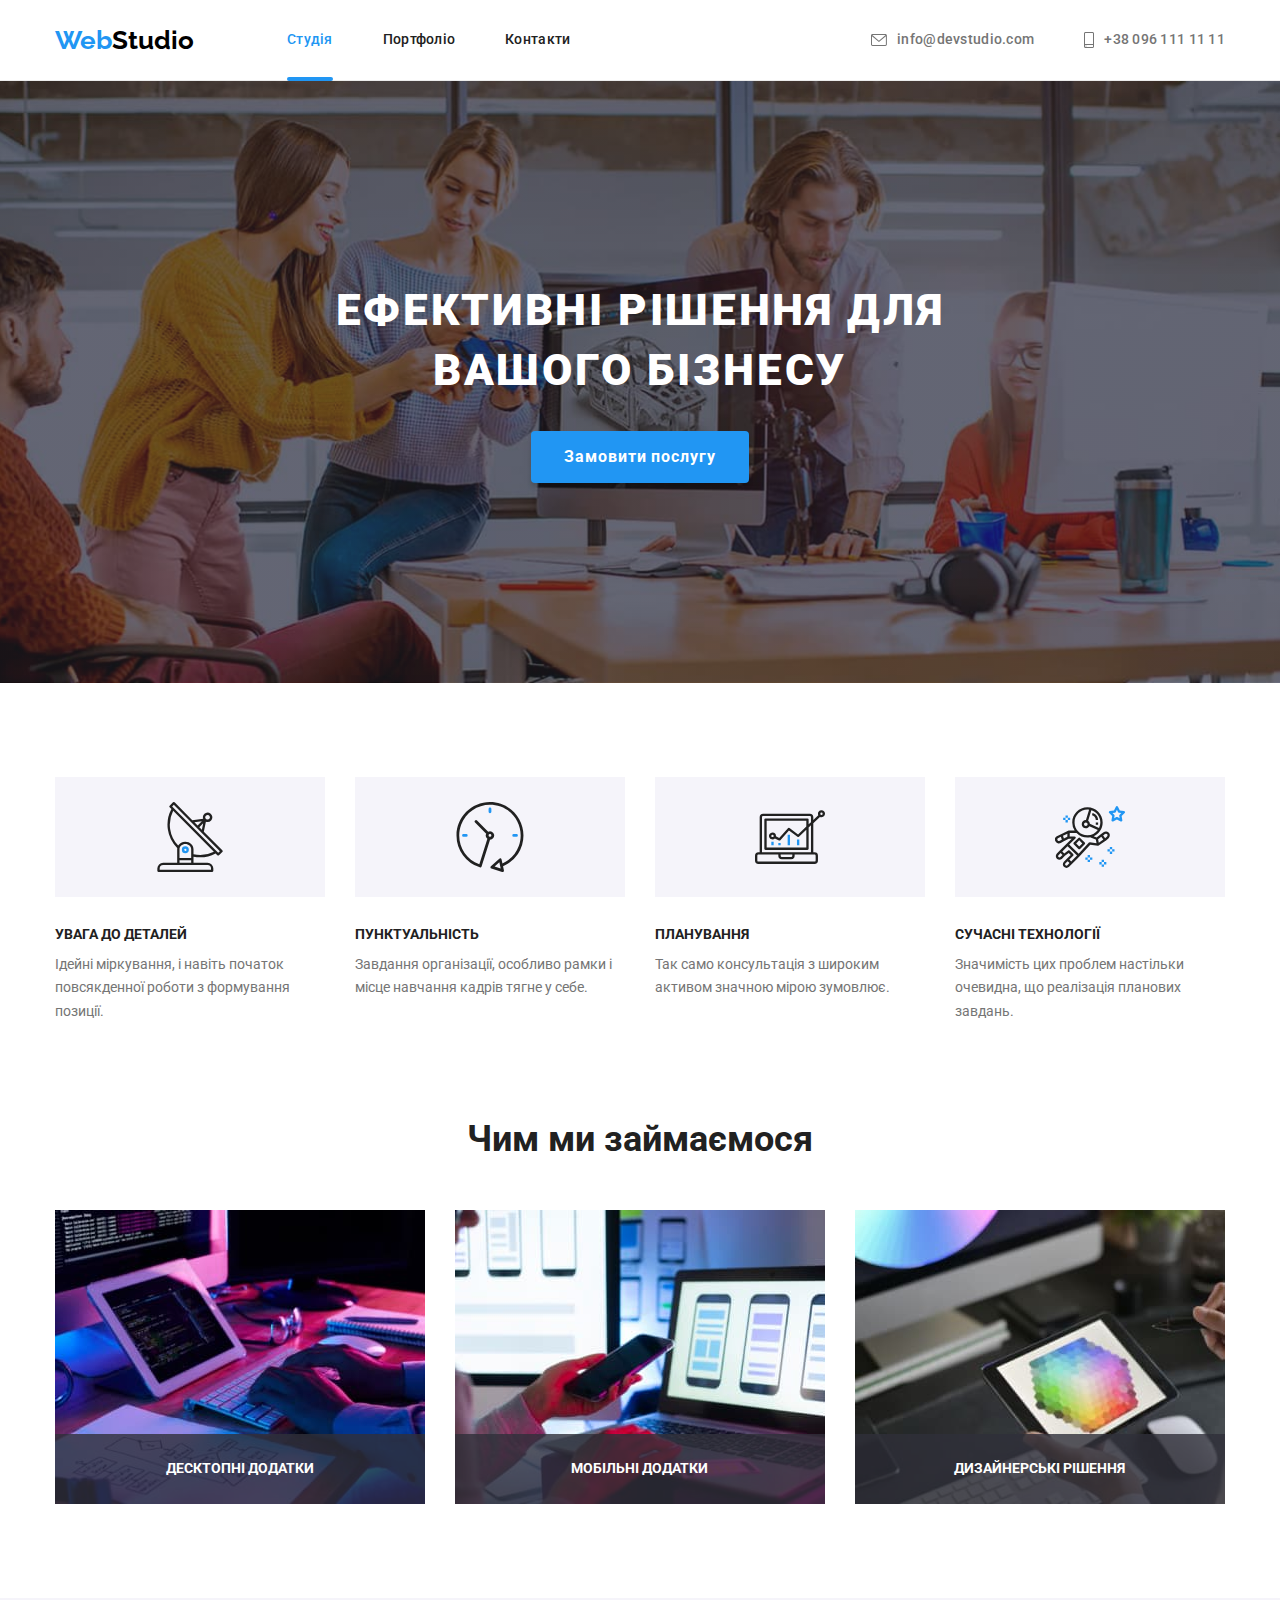
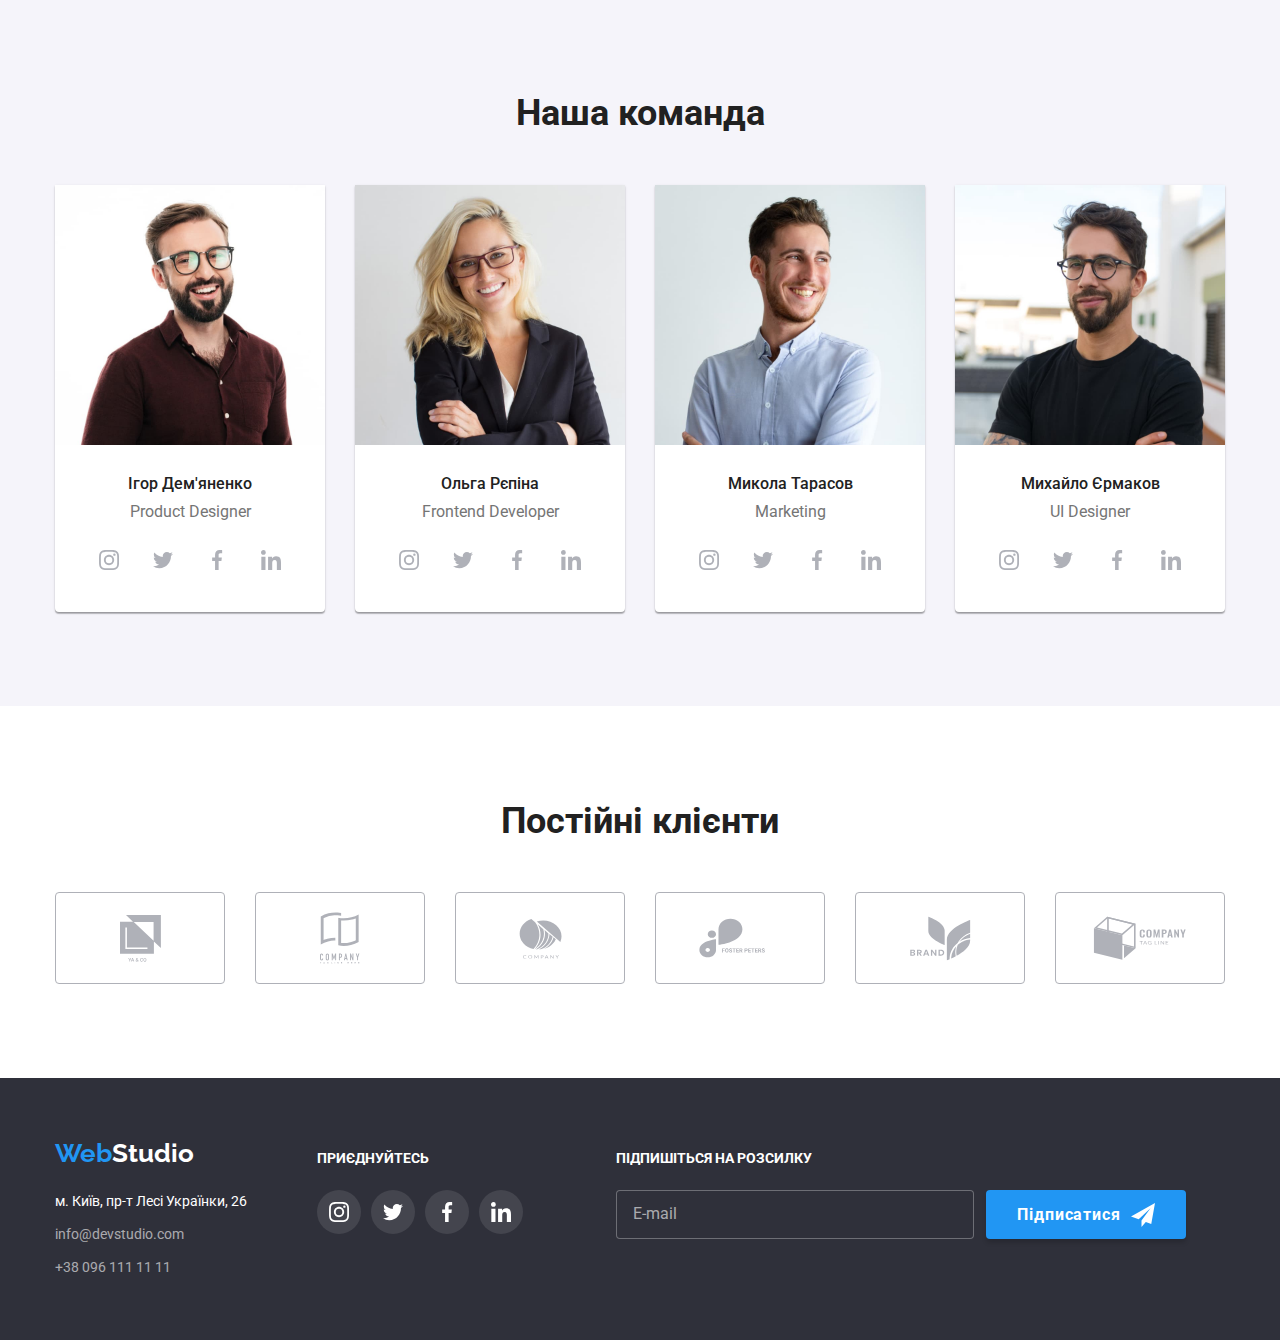
<file: index.html>
<!DOCTYPE html>
<html lang="uk">
  <head>
    <meta charset="UTF-8" />
    <meta http-equiv="X-UA-Compatible" content="IE=edge" />
    <meta name="viewport" content="width=device-width, initial-scale=1.0" />
    <title>Веб Студія</title>
    <link rel="preconnect" href="https://fonts.googleapis.com" />
    <link rel="preconnect" href="https://fonts.gstatic.com" crossorigin />
    <link
      href="https://fonts.googleapis.com/css2?family=Raleway:wght@700&family=Roboto:wght@400;500;700;900&display=swap"
      rel="stylesheet"
    />
    <link
      rel="stylesheet"
      href="https://cdnjs.cloudflare.com/ajax/libs/modern-normalize/1.1.0/modern-normalize.css"
      integrity="sha512-Y0MM+V6ymRKN2zStTqzQ227DWhhp4Mzdo6gnlRnuaNCbc+YN/ZH0sBCLTM4M0oSy9c9VKiCvd4Jk44aCLrNS5Q=="
      crossorigin="anonymous"
      referrerpolicy="no-referrer"
    />
    <link rel="stylesheet" href="./css/styles.css" />
  </head>
  <body>
    <!-- Шапка -->
    <header class="header">
      <div class="container nav-flex">
        <nav class="header-nav">
          <!-- Лого -->
          <a class="logo link" href="./index.html">
            Web<span class="logo-black">Studio</span>
          </a>
          <!-- Навигация -->
          <ul class="header-nav-list list">
            <li class="header-nav-item">
              <a class="header-nav-link link current" href="./index.html"
                >Студія</a
              >
            </li>

            <li class="header-nav-item">
              <a class="header-nav-link link" href="./portfolio.html"
                >Портфоліо</a
              >
            </li>

            <li class="header-nav-item">
              <a class="header-nav-link link" href="./index.html">Контакти</a>
            </li>
          </ul>
        </nav>
        <!-- Контакты -->
        <ul class="header-contact-list list">
          <li class="header-contact-item">
            <a
              class="header-contact-link link"
              href="mailto:info@devstudio.com"
            >
              <svg class="contact-icon" width="16" height="12">
                <use href="./images/iconsprite.svg#icon-mail"></use>
              </svg>
              info@devstudio.com</a
            >
          </li>
          <li class="header-contact-item">
            <a class="header-contact-link link" href="tel:+380961111111">
              <svg class="contact-icon" width="10" height="16">
                <use href="./images/iconsprite.svg#icon-smartphone"></use>
              </svg>
              +38 096 111 11 11</a
            >
          </li>
        </ul>
      </div>
    </header>

    <!-- Основной контент -->
    <main>
      <!-- Банер -->
      <section class="hero">
        <h1 class="hero-title">Ефективні рішення для вашого бізнесу</h1>
        <button class="hero-btn" type="button" data-modal-open>
          Замовити послугу
        </button>
      </section>

      <!-- Список приеимуществ -->
      <section class="features">
        <div class="container">
          <h2 class="hidden-title">Особливості</h2>
          <ul class="features-list list">
            <li class="features-item">
              <div class="features-icon-fon">
                <svg class="features-icon" width="70" height="70">
                  <use href="./images/iconsprite.svg#icon-antenna"></use>
                </svg>
              </div>

              <h3 class="features-title">увага до деталей</h3>
              <p class="features-text">
                Ідейні міркування, і навіть початок повсякденної роботи з
                формування позиції.
              </p>
            </li>
            <li class="features-item">
              <div class="features-icon-fon">
                <svg class="features-icon" width="70" height="70">
                  <use href="./images/iconsprite.svg#icon-clock"></use>
                </svg>
              </div>

              <h3 class="features-title">пунктуальність</h3>
              <p class="features-text">
                Завдання організації, особливо рамки і місце навчання кадрів
                тягне у себе.
              </p>
            </li>
            <li class="features-item">
              <div class="features-icon-fon">
                <svg class="features-icon" width="70" height="70">
                  <use href="./images/iconsprite.svg#icon-diagram"></use>
                </svg>
              </div>

              <h3 class="features-title">планування</h3>
              <p class="features-text">
                Так само консультація з широким активом значною мірою зумовлює.
              </p>
            </li>
            <li class="features-item">
              <div class="features-icon-fon">
                <svg class="features-icon" width="70" height="70">
                  <use href="./images/iconsprite.svg#icon-astronaut"></use>
                </svg>
              </div>

              <h3 class="features-title">сучасні технології</h3>
              <p class="features-text">
                Значимість цих проблем настільки очевидна, що реалізація
                планових завдань.
              </p>
            </li>
          </ul>
        </div>
      </section>

      <!-- Список занятий -->
      <section class="work-section">
        <div class="container">
          <h2 class="section-title">Чим ми займаємося</h2>
          <ul class="work-list list">
            <li class="work-item">
              <img
                src="./images/box1.jpeg"
                alt="Процес написання коду"
                width="370"
              />
              <p class="work-text">Десктопні додатки</p>
            </li>
            <li class="work-item">
              <img
                src="./images/box2.jpeg"
                alt="Створення та дизайн додатків"
                width="370"
              />
              <p class="work-text">Мобільні додатки</p>
            </li>
            <li class="work-item">
              <img
                src="./images/box3.jpeg"
                alt="Підбір колорістики"
                width="370"
              />
              <p class="work-text">Дизайнерські рішення</p>
            </li>
          </ul>
        </div>
      </section>

      <!-- Наша команда -->
      <section class="team-section">
        <div class="container">
          <h2 class="section-title">Наша команда</h2>
          <ul class="team-list list">
            <li class="team-item">
              <img src="./images/igor.jpeg" alt="Ігор" width="270" />
              <div class="team-workers">
                <h3 class="team-worker">Ігор Дем'яненко</h3>
                <p class="team-profession" lang="en">Product Designer</p>

                <ul class="team-social-list list">
                  <li class="team-social-item">
                    <a href="" class="team-social-link link">
                      <svg class="team-social-icon" width="20" height="20">
                        <use
                          href="./images/iconsprite.svg#icon-instagram"
                        ></use>
                      </svg>
                    </a>
                  </li>

                  <li class="team-social-item">
                    <a href="" class="team-social-link link">
                      <svg class="team-social-icon" width="20" height="20">
                        <use href="./images/iconsprite.svg#icon-twitter"></use>
                      </svg>
                    </a>
                  </li>

                  <li class="team-social-item">
                    <a href="" class="team-social-link link">
                      <svg class="team-social-icon" width="20" height="20">
                        <use href="./images/iconsprite.svg#icon-facebook"></use>
                      </svg>
                    </a>
                  </li>

                  <li class="team-social-item">
                    <a href="" class="team-social-link link">
                      <svg class="team-social-icon" width="20" height="20">
                        <use href="./images/iconsprite.svg#icon-linkedin"></use>
                      </svg>
                    </a>
                  </li>
                </ul>
              </div>
            </li>
            <li class="team-item">
              <img src="./images/olya.jpeg" alt="Ольга" width="270" />
              <div class="team-workers">
                <h3 class="team-worker">Ольга Рєпіна</h3>
                <p class="team-profession" lang="en">Frontend Developer</p>

                <ul class="team-social-list list">
                  <li class="team-social-item">
                    <a href="" class="team-social-link link">
                      <svg class="team-social-icon" width="20" height="20">
                        <use
                          href="./images/iconsprite.svg#icon-instagram"
                        ></use>
                      </svg>
                    </a>
                  </li>

                  <li class="team-social-item">
                    <a href="" class="team-social-link link">
                      <svg class="team-social-icon" width="20" height="20">
                        <use href="./images/iconsprite.svg#icon-twitter"></use>
                      </svg>
                    </a>
                  </li>

                  <li class="team-social-item">
                    <a href="" class="team-social-link link">
                      <svg class="team-social-icon" width="20" height="20">
                        <use href="./images/iconsprite.svg#icon-facebook"></use>
                      </svg>
                    </a>
                  </li>

                  <li class="team-social-item">
                    <a href="" class="team-social-link link">
                      <svg class="team-social-icon" width="20" height="20">
                        <use href="./images/iconsprite.svg#icon-linkedin"></use>
                      </svg>
                    </a>
                  </li>
                </ul>
              </div>
            </li>
            <li class="team-item">
              <img src="./images/kolya.jpeg" alt="Микола" width="270" />
              <div class="team-workers">
                <h3 class="team-worker">Микола Тарасов</h3>
                <p class="team-profession" lang="en">Marketing</p>

                <ul class="team-social-list list">
                  <li class="team-social-item">
                    <a href="" class="team-social-link link">
                      <svg class="team-social-icon" width="20" height="20">
                        <use
                          href="./images/iconsprite.svg#icon-instagram"
                        ></use>
                      </svg>
                    </a>
                  </li>

                  <li class="team-social-item">
                    <a href="" class="team-social-link link">
                      <svg class="team-social-icon" width="20" height="20">
                        <use href="./images/iconsprite.svg#icon-twitter"></use>
                      </svg>
                    </a>
                  </li>

                  <li class="team-social-item">
                    <a href="" class="team-social-link link">
                      <svg class="team-social-icon" width="20" height="20">
                        <use href="./images/iconsprite.svg#icon-facebook"></use>
                      </svg>
                    </a>
                  </li>

                  <li class="team-social-item">
                    <a href="" class="team-social-link link">
                      <svg class="team-social-icon" width="20" height="20">
                        <use href="./images/iconsprite.svg#icon-linkedin"></use>
                      </svg>
                    </a>
                  </li>
                </ul>
              </div>
            </li>
            <li class="team-item">
              <img src="./images/misha.jpeg" alt="Михайло" width="270" />
              <div class="team-workers">
                <h3 class="team-worker">Михайло Єрмаков</h3>
                <p class="team-profession" lang="en">UI Designer</p>

                <ul class="team-social-list list">
                  <li class="team-social-item">
                    <a href="" class="team-social-link link">
                      <svg class="team-social-icon" width="20" height="20">
                        <use
                          href="./images/iconsprite.svg#icon-instagram"
                        ></use>
                      </svg>
                    </a>
                  </li>

                  <li class="team-social-item">
                    <a href="" class="team-social-link link">
                      <svg class="team-social-icon" width="20" height="20">
                        <use href="./images/iconsprite.svg#icon-twitter"></use>
                      </svg>
                    </a>
                  </li>

                  <li class="team-social-item">
                    <a href="" class="team-social-link link">
                      <svg class="team-social-icon" width="20" height="20">
                        <use href="./images/iconsprite.svg#icon-facebook"></use>
                      </svg>
                    </a>
                  </li>

                  <li class="team-social-item">
                    <a href="" class="team-social-link link">
                      <svg class="team-social-icon" width="20" height="20">
                        <use href="./images/iconsprite.svg#icon-linkedin"></use>
                      </svg>
                    </a>
                  </li>
                </ul>
              </div>
            </li>
          </ul>
        </div>
      </section>

      <!-- Клиенты -->
      <section class="client-section">
        <div class="container">
          <h2 class="client-title">Постійні клієнти</h2>
          <ul class="client-list list">
            <li class="client-item">
              <a class="client-link link" href="">
                <svg class="client-icon" width="41" height="47">
                  <use href="./images/iconsprite.svg#icon-client1"></use>
                </svg>
              </a>
            </li>

            <li class="client-item">
              <a class="client-link link" href="">
                <svg class="client-icon" width="40" height="52">
                  <use href="./images/iconsprite.svg#icon-client2"></use>
                </svg>
              </a>
            </li>

            <li class="client-item">
              <a class="client-link link" href="">
                <svg class="client-icon" width="43" height="41">
                  <use href="./images/iconsprite.svg#icon-client3"></use>
                </svg>
              </a>
            </li>

            <li class="client-item">
              <a class="client-link link" href="">
                <svg class="client-icon" width="84" height="40">
                  <use href="./images/iconsprite.svg#icon-client4"></use>
                </svg>
              </a>
            </li>

            <li class="client-item">
              <a class="client-link link" href="">
                <svg class="client-icon" width="63" height="45">
                  <use href="./images/iconsprite.svg#icon-client5"></use>
                </svg>
              </a>
            </li>

            <li class="client-item">
              <a class="client-link link" href="">
                <svg class="client-icon" width="94" height="44">
                  <use href="./images/iconsprite.svg#icon-client6"></use>
                </svg>
              </a>
            </li>
          </ul>
        </div>
      </section>
    </main>

    <!-- Подвал -->
    <footer class="footer">
      <div class="container">
        <div class="footer-flex">
          <div class="footer-contacts-flex">
            <a class="logo link" href="./index.html">
              Web<span class="logo-white">Studio</span>
            </a>
            <!-- Контакты -->
            <address class="footer-contacts">
              <ul class="footer-contact-list list">
                <li class="footer-contact-item">
                  <a
                    class="footer-contact-link address link"
                    href="https://goo.gl/maps/vBp6YSZijUW81bZh8 "
                    target="_blank"
                    rel="noreferrer noopener"
                    >м. Київ, пр-т Лесі Українки, 26</a
                  >
                </li>
                <li class="footer-contact-item">
                  <a
                    class="footer-contact-link link"
                    href="mailto:info@devstudio.com"
                    >info@devstudio.com</a
                  >
                </li>
                <li class="footer-contact-item">
                  <a class="footer-contact-link link" href="tel:+380961111111"
                    >+38 096 111 11 11</a
                  >
                </li>
              </ul>
            </address>
          </div>

          <div class="footer-social-flex">
            <p class="footer-social-text">приєднуйтесь</p>
            <ul class="footer-social-list list">
              <li class="footer-social-item">
                <a class="footer-social-link" href="">
                  <svg class="footer-social-icon" width="20" height="20">
                    <use href="./images/iconsprite.svg#icon-instagram"></use>
                  </svg>
                </a>
              </li>

              <li class="footer-social-item">
                <a class="footer-social-link" href="">
                  <svg class="footer-social-icon" width="20" height="20">
                    <use href="./images/iconsprite.svg#icon-twitter"></use>
                  </svg>
                </a>
              </li>

              <li class="footer-social-item">
                <a class="footer-social-link" href="">
                  <svg class="footer-social-icon" width="20" height="20">
                    <use href="./images/iconsprite.svg#icon-facebook"></use>
                  </svg>
                </a>
              </li>

              <li class="footer-social-item">
                <a class="footer-social-link" href="">
                  <svg class="footer-social-icon" width="20" height="20">
                    <use href="./images/iconsprite.svg#icon-linkedin"></use>
                  </svg>
                </a>
              </li>
            </ul>
          </div>

          <div class="footer-submit">
            <p class="footer-submit-text">Підпишіться на розсилку</p>
            <form class="footer-submit-form">
              <label class="footer-submit-label" for="submit-mail">
                <input
                  class="footer-submit-input"
                  type="email"
                  name="submit-mail"
                  id="submit-mail"
                  placeholder="E-mail"
                />
              </label>

              <button class="footer-submit-btn" type="submit">
                <span>Підписатися</span>

                <svg class="" width="24" height="24">
                  <use href="./images/iconsprite.svg#icon-send"></use>
                </svg>
              </button>
            </form>
          </div>
        </div>
      </div>
    </footer>

    <!-- ---------backdrop -------- -->

    <div class="backdrop is-hidden" data-modal>
      <div class="modal">
        <button type="button" class="close-btn" data-modal-close>
          <svg class="modal-icon" width="11" height="11">
            <use href="./images/iconsprite.svg#icon-cross"></use>
          </svg>
        </button>

        <form class="form">
          <p class="form-title">Залиште свої дані, ми вам передзвонимо</p>

          <div class="form-field top-title">
            <label class="form-label" for="name">Ім'я</label>
            <input class="form-input" type="text" name="name" id="name" />
            <svg class="input-icon" width="16" height="16">
              <use href="./images/iconsprite.svg#icon-person"></use>
            </svg>
          </div>
          <div class="form-field">
            <label class="form-label" for="tel">Телефон</label>
            <input class="form-input" type="tel" name="tel" id="tel" />
            <svg class="input-icon" width="16" height="16">
              <use href="./images/iconsprite.svg#icon-phone"></use>
            </svg>
          </div>
          <div class="form-field">
            <label class="form-label" for="email">Пошта</label>
            <input class="form-input" type="email" name="email" id="email" />
            <svg class="input-icon" width="16" height="16">
              <use href="./images/iconsprite.svg#icon-email"></use>
            </svg>
          </div>
          <div class="form-field">
            <label class="comment-label" for="comment">Коментар</label>
            <textarea
              name="comment"
              id="comment"
              cols="30"
              rows="10"
              placeholder="Введіть текст"
            ></textarea>
          </div>

          <!-- ppppppppp -->

          <div class="form-field-chek">
            <label class="form__check-field">
              <input
                type="checkbox"
                class="form__check"
                name="user_policy"
                required
              />
              <svg class="form__checkbox" width="16" height="15">
                <use
                  class="form__checkbox-icon"
                  href="./images/iconsprite.svg#icon-vector"
                ></use>
              </svg>
              <span class="form__field-text"
                >Погоджуюся з розсилкою та приймаю
                <a href="#" class="form__field-link">Умови договору</a>
              </span>
            </label>

          </div>
          <!-- pppppppp -->
          
          <button class="form-btn" type="submit">Відправити</button>
        </form>
      </div>
    </div>

    <script src="./js/modal.js"></script>
  </body>
</html>
</file>
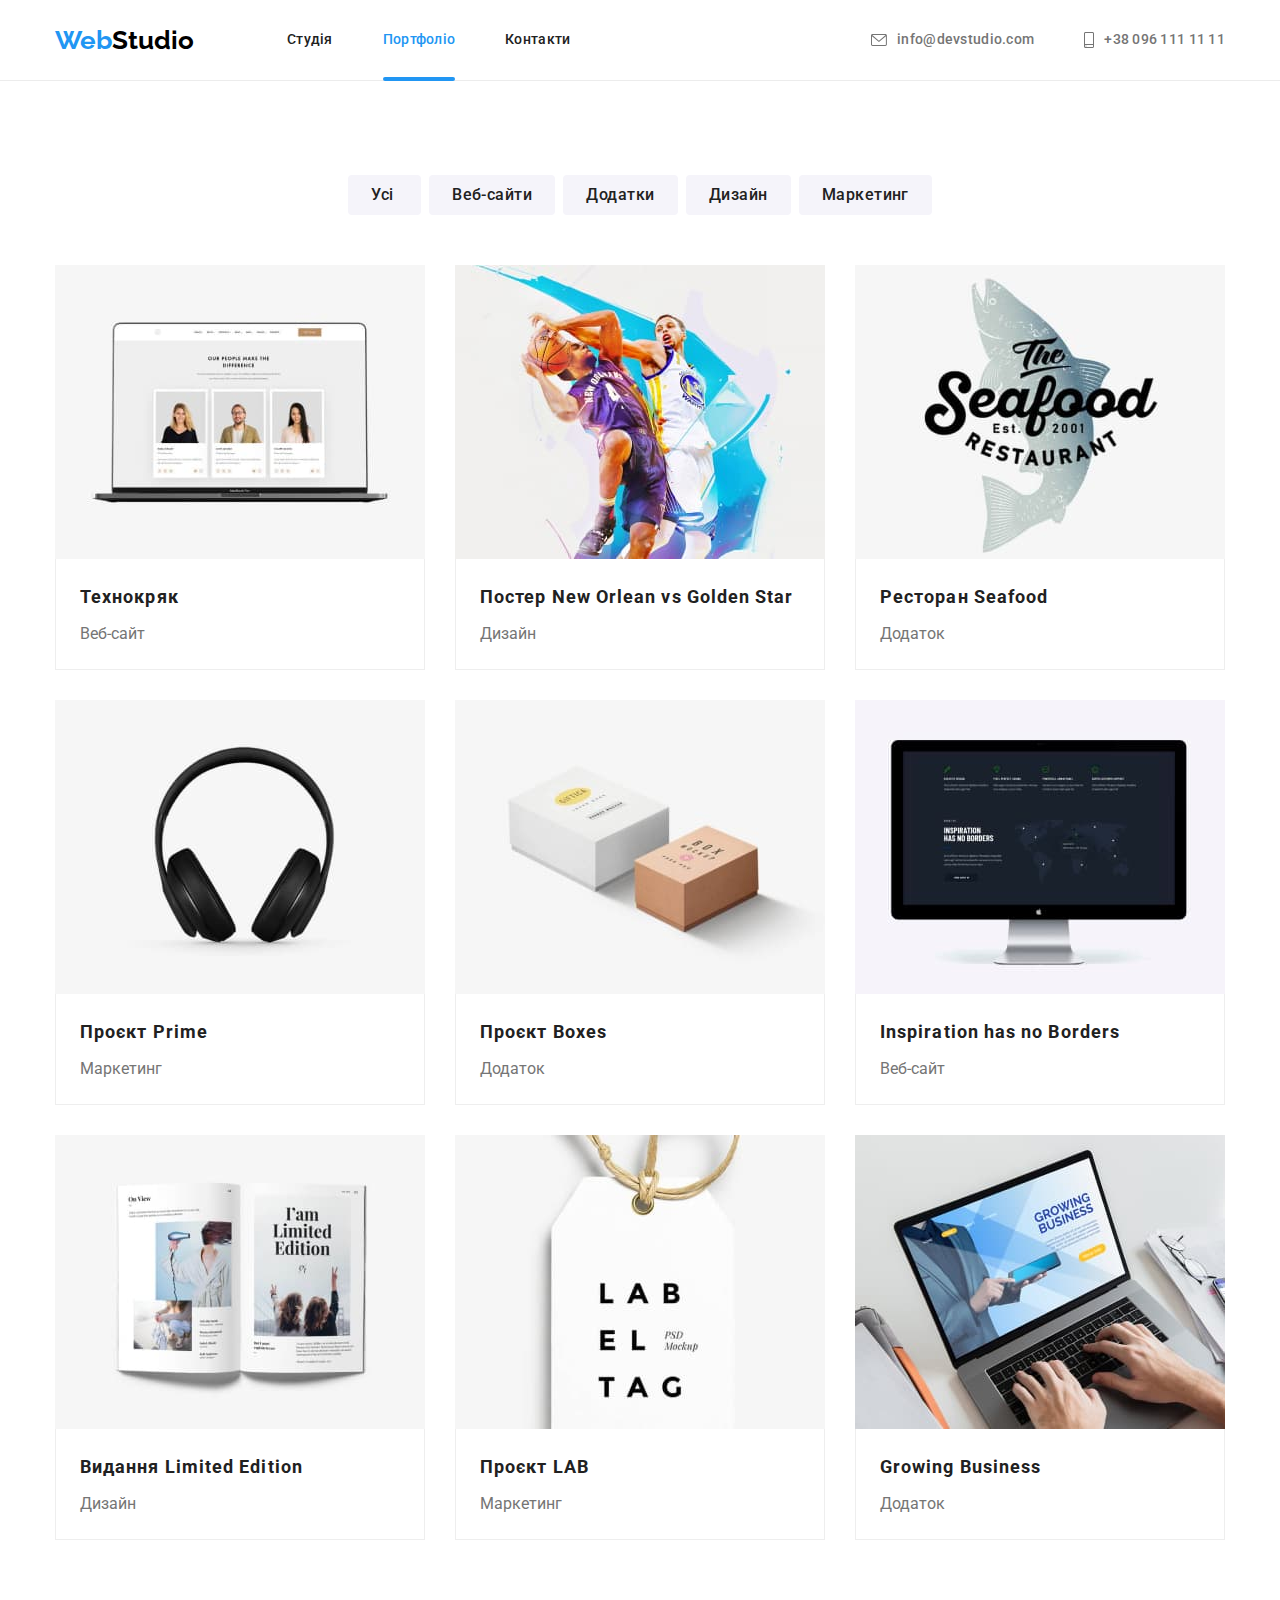
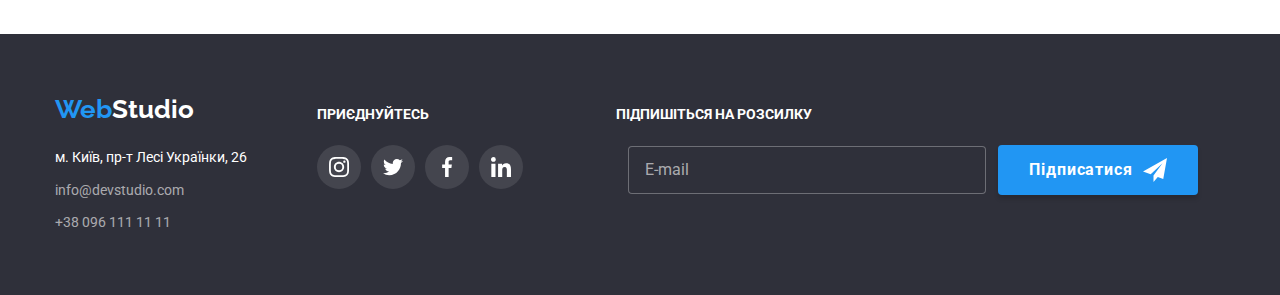
<file: portfolio.html>
<!DOCTYPE html>
<html lang="uk">
  <head>
    <meta charset="UTF-8" />
    <meta http-equiv="X-UA-Compatible" content="IE=edge" />
    <meta name="viewport" content="width=device-width, initial-scale=1.0" />
    <title>Веб Студія</title>
    <link rel="preconnect" href="https://fonts.googleapis.com" />
    <link rel="preconnect" href="https://fonts.gstatic.com" crossorigin />
    <link
      href="https://fonts.googleapis.com/css2?family=Raleway:wght@700&family=Roboto:wght@400;500;700;900&display=swap"
      rel="stylesheet"
    />
    <link
      rel="stylesheet"
      href="https://cdnjs.cloudflare.com/ajax/libs/modern-normalize/1.1.0/modern-normalize.css"
      integrity="sha512-Y0MM+V6ymRKN2zStTqzQ227DWhhp4Mzdo6gnlRnuaNCbc+YN/ZH0sBCLTM4M0oSy9c9VKiCvd4Jk44aCLrNS5Q=="
      crossorigin="anonymous"
      referrerpolicy="no-referrer"
    />
    <link rel="stylesheet" href="./css/styles.css" />
  </head>
  <body>
    <!-- Шапка -->
    <header class="header">
      <div class="container nav-flex">
        <nav class="header-nav">
          <!-- Лого -->
          <a class="logo link" href="./index.html">
            Web<span class="logo-black">Studio</span>
          </a>
          <!-- Навигация -->
          <ul class="header-nav-list list">
            <li class="header-nav-item">
              <a class="header-nav-link link" href="./index.html">Студія</a>
            </li>
            <li class="header-nav-item">
              <a class="header-nav-link link current" href="./portfolio.html"
                >Портфоліо</a
              >
            </li>
            <li class="header-nav-item">
              <a class="header-nav-link link" href="./index.html">Контакти</a>
            </li>
          </ul>
        </nav>
        <!-- Контакты -->
        <ul class="header-contact-list list">
          <li class="header-contact-item">
            <a
              class="header-contact-link link"
              href="mailto:info@devstudio.com"
            >
              <svg class="contact-icon" width="16" height="12">
                <use href="./images/iconsprite.svg#icon-mail"></use>
              </svg>
              info@devstudio.com
            </a>
          </li>
          <li class="header-contact-item">
            <a class="header-contact-link link" href="tel:+380961111111">
              <svg class="contact-icon" width="10" height="16">
                <use href="./images/iconsprite.svg#icon-smartphone"></use>
              </svg>
              +38 096 111 11 11</a
            >
          </li>
        </ul>
      </div>
    </header>

    <!-- Примеры работ -->
    <main>
      <section class="portfolio-section">
        <div class="container">
          <h1 hidden>Приклади робіт</h1>
          <ul class="portfolio-btn-list list">
            <li class="portfolio-btn-item">
              <button class="portfolio-btn" type="button">Усі</button>
            </li>
            <li class="portfolio-btn-item">
              <button class="portfolio-btn" type="button">Веб-сайти</button>
            </li>
            <li class="portfolio-btn-item">
              <button class="portfolio-btn" type="button">Додатки</button>
            </li>
            <li class="portfolio-btn-item">
              <button class="portfolio-btn" type="button">Дизайн</button>
            </li>
            <li class="portfolio-btn-item">
              <button class="portfolio-btn" type="button">Маркетинг</button>
            </li>
          </ul>
        </div>

        <!-- Портфолио примеров работ -->
        <div class="container">
          <ul class="portfolio-list list">
            <li class="portfolio-item">
              <a class="portfolio-link link" href="">
                <div class="portfolio-description">
                  <img src="./images/websait.jpeg" alt="вебсайт" width="370" />
                  <div class="portfolio-overlay">
                    <p class="portfolio-description-text">
                      Ресурс пропонує комплексні пропозиції з різним рівнем
                      функціоналу та сервісів. Все це дозволить відвідувачу
                      отримати вичерпні відомості про компанію чи приватну
                      особу.
                    </p>
                  </div>
                </div>
                <div class="portfolio-border">
                  <h2 class="portfolio-list-title">Технокряк</h2>
                  <p class="portfolio-list-text">Веб-сайт</p>
                </div>
              </a>
            </li>
            <li class="portfolio-item">
              <a class="portfolio-link link" href="">
                <div class="portfolio-description">
                  <img
                    src="./images/basketsport.jpeg"
                    alt="постер"
                    width="370"
                  />
                  <div class="portfolio-overlay">
                    <p class="portfolio-description-text">
                      Ресурс пропонує комплексні пропозиції з різним рівнем
                      функціоналу та сервісів. Все це дозволить відвідувачу
                      отримати вичерпні відомості про компанію чи приватну
                      особу.
                    </p>
                  </div>
                </div>
                <div class="portfolio-border">
                  <h2 class="portfolio-list-title">
                    Постер New Orlean vs Golden Star
                  </h2>
                  <p class="portfolio-list-text">Дизайн</p>
                </div>
              </a>
            </li>
            <li class="portfolio-item">
              <a class="portfolio-link link" href="">
                <div class="portfolio-description">
                  <img
                    src="./images/seafood.jpeg"
                    alt="додаток ресторан"
                    width="370"
                  />
                  <div class="portfolio-overlay">
                    <p class="portfolio-description-text">
                      Ресурс пропонує комплексні пропозиції з різним рівнем
                      функціоналу та сервісів. Все це дозволить відвідувачу
                      отримати вичерпні відомості про компанію чи приватну
                      особу.
                    </p>
                  </div>
                </div>
                <div class="portfolio-border">
                  <h2 class="portfolio-list-title">Ресторан Seafood</h2>
                  <p class="portfolio-list-text">Додаток</p>
                </div>
              </a>
            </li>
            <li class="portfolio-item">
              <a class="portfolio-link link" href="">
                <div class="portfolio-description">
                  <img
                    src="./images/headphones.jpeg"
                    alt="навушники"
                    width="370"
                  />
                  <div class="portfolio-overlay">
                    <p class="portfolio-description-text">
                      Ресурс пропонує комплексні пропозиції з різним рівнем
                      функціоналу та сервісів. Все це дозволить відвідувачу
                      отримати вичерпні відомості про компанію чи приватну
                      особу.
                    </p>
                  </div>
                </div>
                <div class="portfolio-border">
                  <h2 class="portfolio-list-title">Проєкт Prime</h2>
                  <p class="portfolio-list-text">Маркетинг</p>
                </div>
              </a>
            </li>
            <li class="portfolio-item">
              <a class="portfolio-link link" href="">
                <div class="portfolio-description">
                  <img src="./images/box.jpeg" alt="коробки" width="370" />
                  <div class="portfolio-overlay">
                    <p class="portfolio-description-text">
                      Ресурс пропонує комплексні пропозиції з різним рівнем
                      функціоналу та сервісів. Все це дозволить відвідувачу
                      отримати вичерпні відомості про компанію чи приватну
                      особу.
                    </p>
                  </div>
                </div>
                <div class="portfolio-border">
                  <h2 class="portfolio-list-title">Проєкт Boxes</h2>
                  <p class="portfolio-list-text">Додаток</p>
                </div>
              </a>
            </li>
            <li class="portfolio-item">
              <a class="portfolio-link link" href="">
                <div class="portfolio-description">
                  <img src="./images/mac.jpeg" alt="макентош" width="370" />
                  <div class="portfolio-overlay">
                    <p class="portfolio-description-text">
                      Ресурс пропонує комплексні пропозиції з різним рівнем
                      функціоналу та сервісів. Все це дозволить відвідувачу
                      отримати вичерпні відомості про компанію чи приватну
                      особу.
                    </p>
                  </div>
                </div>
                <div class="portfolio-border">
                  <h2 class="portfolio-list-title">
                    Inspiration has no Borders
                  </h2>
                  <p class="portfolio-list-text">Веб-сайт</p>
                </div>
              </a>
            </li>
            <li class="portfolio-item">
              <a class="portfolio-link link" href="">
                <div class="portfolio-description">
                  <img src="./images/book.jpeg" alt="книга" width="370" />
                  <div class="portfolio-overlay">
                    <p class="portfolio-description-text">
                      Ресурс пропонує комплексні пропозиції з різним рівнем
                      функціоналу та сервісів. Все це дозволить відвідувачу
                      отримати вичерпні відомості про компанію чи приватну
                      особу.
                    </p>
                  </div>
                </div>
                <div class="portfolio-border">
                  <h2 class="portfolio-list-title">Видання Limited Edition</h2>
                  <p class="portfolio-list-text">Дизайн</p>
                </div>
              </a>
            </li>
            <li class="portfolio-item">
              <a class="portfolio-link link" href="">
                <div class="portfolio-description">
                  <img src="./images/lab.jpeg" alt="лейба" width="370" />
                  <div class="portfolio-overlay">
                    <p class="portfolio-description-text">
                      Ресурс пропонує комплексні пропозиції з різним рівнем
                      функціоналу та сервісів. Все це дозволить відвідувачу
                      отримати вичерпні відомості про компанію чи приватну
                      особу.
                    </p>
                  </div>
                </div>
                <div class="portfolio-border">
                  <h2 class="portfolio-list-title">Проєкт LAB</h2>
                  <p class="portfolio-list-text">Маркетинг</p>
                </div>
              </a>
            </li>
            <li class="portfolio-item border">
              <a class="portfolio-link link" href="">
                <div class="portfolio-description">
                  <img src="./images/macpro.jpeg" alt="макбук" width="370" />
                  <div class="portfolio-overlay">
                    <p class="portfolio-description-text">
                      Ресурс пропонує комплексні пропозиції з різним рівнем
                      функціоналу та сервісів. Все це дозволить відвідувачу
                      отримати вичерпні відомості про компанію чи приватну
                      особу.
                    </p>
                  </div>
                </div>
                <div class="portfolio-border">
                  <h2 class="portfolio-list-title">Growing Business</h2>
                  <p class="portfolio-list-text">Додаток</p>
                </div>
              </a>
            </li>
          </ul>
        </div>
      </section>
    </main>
    <!-- Подвал -->
    <footer class="footer">
      <div class="container">
        <div class="footer-flex">
          <div class="footer-contacts-flex">
            <a class="logo link" href="./index.html">
              Web<span class="logo-white">Studio</span>
            </a>
            <!-- Контакты -->
            <address class="footer-contacts">
              <ul class="footer-contact-list list">
                <li class="footer-contact-item">
                  <a
                    class="footer-contact-link address link"
                    href="https://goo.gl/maps/vBp6YSZijUW81bZh8 "
                    target="_blank"
                    rel="noreferrer noopener"
                    >м. Київ, пр-т Лесі Українки, 26</a
                  >
                </li>
                <li class="footer-contact-item">
                  <a
                    class="footer-contact-link link"
                    href="mailto:info@devstudio.com"
                    >info@devstudio.com</a
                  >
                </li>
                <li class="footer-contact-item">
                  <a class="footer-contact-link link" href="tel:+380961111111"
                    >+38 096 111 11 11</a
                  >
                </li>
              </ul>
            </address>
          </div>

          <div class="footer-social-flex">
            <p class="footer-social-text">приєднуйтесь</p>
            <ul class="footer-social-list list">
              <li class="footer-social-item">
                <a class="footer-social-link" href="">
                  <svg class="footer-social-icon" width="20" height="20">
                    <use href="./images/iconsprite.svg#icon-instagram"></use>
                  </svg>
                </a>
              </li>

              <li class="footer-social-item">
                <a class="footer-social-link" href="">
                  <svg class="footer-social-icon" width="20" height="20">
                    <use href="./images/iconsprite.svg#icon-twitter"></use>
                  </svg>
                </a>
              </li>

              <li class="footer-social-item">
                <a class="footer-social-link" href="">
                  <svg class="footer-social-icon" width="20" height="20">
                    <use href="./images/iconsprite.svg#icon-facebook"></use>
                  </svg>
                </a>
              </li>

              <li class="footer-social-item">
                <a class="footer-social-link" href="">
                  <svg class="footer-social-icon" width="20" height="20">
                    <use href="./images/iconsprite.svg#icon-linkedin"></use>
                  </svg>
                </a>
              </li>
            </ul>
          </div>

          <div class="footer-submit">
            <p class="footer-submit-text">Підпишіться на розсилку</p>
            <div class="footer-submit-form">
              <label class="footer-submit-label" for="submit-mail"></label>
              <input
                class="footer-submit-input"
                type="email"
                name="submit-mail"
                id="submit-mail"
                placeholder="E-mail"
              />
              <button class="footer-submit-btn" type="submit">
                Підписатися
                <svg class="" width="24" height="24">
                  <use href="./images/iconsprite.svg#icon-send"></use>
                </svg>
              </button>
            </div>
          </div>
        </div>
      </div>
    </footer>
  </body>
</html>
</file>
<file: css/styles.css>
:root {
  --primary-text-color: #212121;
  --secondary-text-color: #757575;
  --accent-color: #2196f3;
  --black-logo-color: #000000;
  --footer-text-color: rgba(255, 255, 255, 0.6);
  --white-back-text-color: #ffffff;
  --hero-background-color: #2f303a;
  --team-background-color: #f5f4fa;
}

*,
*::before,
*::after {
  box-sizing: border-box;
}

body {
  color: var(--primary-text-color);
  background-color: var(--white-back-text-color);
  font-family: "Roboto", sans-serif;
  font-size: 14px;
  line-height: 1.71;
}

/* ~~~~~~~~~Убираем точки списков~~~~~~~~ */
.list {
  list-style: none;
}

/* ~~~~~~~~Убираем подчеркивание ссылок~~~~~~~~ */
.link {
  text-decoration: none;
}

/* ~~~~~глобальный сброс margin, padding~~~~~ */
h1,
h2,
h3,
p,
ul {
  margin: 0;
  padding: 0;
}

.container {
  width: 1200px;
  margin-left: auto;
  margin-right: auto;
  padding-left: 15px;
  padding-right: 15px;
  /* outline: 2px solid red; */
}

img {
  display: block;
}

/* Прячемо заголовок */
.hidden-title {
  position: absolute;
  width: 1px;
  height: 1px;
  margin: -1px;
  border: 0;
  padding: 0;
  white-space: nowrap;
  clip-path: inset(100%);
  clip: rect(0 0 0 0);
  overflow: hidden;
}

/* ~~~~~~~ШАПКА~~~~~~~ */
.logo {
  font-family: "Raleway", sans-serif;
  font-weight: 700;
  font-size: 26px;
  line-height: 1.19;
  align-items: center;
  text-align: center;
  color: var(--accent-color);
}

.logo-black {
  color: var(--black-logo-color);
}

.header {
  border-bottom: 1px solid #ececec;
}

.nav-flex {
  display: flex;
  align-items: center;
}

.header-nav {
  display: flex;
  align-items: center;
}

.header-nav-list {
  display: flex;
  margin-left: 93px;
  gap: 50px;
}

/* .header-nav-item {
  width: calc((100% - 100px) / 3); */

/* .header-nav-item:not(:last-child) {
  margin-right: 50px;
} */

.header-nav-link {
  display: block;
  padding-bottom: 32px;
  padding-top: 32px;

  font-weight: 500;
  line-height: 1.14;
  letter-spacing: 0.02em;
  position: relative;
  transition: color 250ms cubic-bezier(0.4, 0, 0.2, 1);
  color: var(--primary-text-color);
}

.header-contact-list {
  display: flex;
  margin-left: auto;
}

.header-contact-item + .header-contact-item {
  margin-left: 50px;
}

.header-contact-link {
  display: inline-flex;
  padding: 32px 0px 32px;
  align-items: center;

  font-weight: 500;
  line-height: 1.14;
  letter-spacing: 0.02em;
  transition: color 250ms cubic-bezier(0.4, 0, 0.2, 1);
  color: var(--secondary-text-color);
}

.contact-icon {
  margin-right: 10px;
  fill: currentColor;
}

.header-contact-link:focus .contact-icon,
.header-contact-link:hover .contact-icon {
  fill: var(--accent-color);
}

.header-nav-link:hover,
.header-nav-link:focus,
.header-contact-link:hover,
.header-contact-link:focus {
  color: var(--accent-color);
}

.header-nav-link.current {
  color: var(--accent-color);
}

.header-nav-link.current::after {
  position: absolute;
  display: block;
  content: "";
  width: 100%;
  height: 4px;
  border-radius: 2px;
  bottom: -1px;
  background-color: var(--accent-color);
}

/* ~~~~~~~~ГЕРОЙ~~~~~~~~~ */
.hero {
  padding-top: 200px;
  padding-bottom: 200px;
  text-align: center;
  max-width: 1600px;
  min-height: 600px;
  margin-left: auto;
  margin-right: auto;
  background-image: linear-gradient(
      to right,
      rgba(47, 48, 58, 0.4),
      rgba(47, 48, 58, 0.4)
    ),
    url(../images/fon-hero.jpeg);
  background-repeat: no-repeat;
  background-position: center;
  background-size: cover;
  background-color: var(--hero-background-color);
}

.hero-title {
  margin-bottom: 30px;
  margin-left: auto;
  margin-right: auto;
  max-width: 696px;

  font-weight: 900;
  font-size: 44px;
  line-height: 1.36;
  text-align: center;
  letter-spacing: 0.06em;
  text-transform: uppercase;
  color: var(--white-back-text-color);
}

.hero-btn {
  display: inline-block;
  min-width: 200px;
  padding: 10px 32px;
  border: 1px solid transparent;
  border-radius: 4px;
  box-shadow: 0px 4px 4px rgba(0, 0, 0, 0.15);
  align-items: center;
  text-align: center;
  cursor: pointer;
  font-weight: 700;
  font-size: 16px;
  line-height: 1.87;
  letter-spacing: 0.06em;
  transition: background-color 250ms cubic-bezier(0.4, 0, 0.2, 1),
    color 250ms cubic-bezier(0.4, 0, 0.2, 1);
  background-color: var(--accent-color);
  color: var(--white-back-text-color);
}

.hero-btn:hover,
.hero-btn:focus {
  background-color: var(--white-back-text-color);
  color: var(--accent-color);
}

/* ~~~~~~СПИСОК ПЕРЕВАГ~~~~~~ */
.features-list {
  display: flex;
  gap: 30px;
}

.features-item {
  width: calc((100% - 90px) / 4);
}

.features {
  padding-top: 94px;
  padding-bottom: 94px;
}

/* .features-item:not(:last-child):not(:last-child) {
  margin-right: 30px;
  max-width: 270px;
} */

.features-title {
  margin-bottom: 10px;
  font-size: 14px;
  line-height: 1.14;
  text-transform: uppercase;
}

.features-text {
  color: var(--secondary-text-color);
}

.features-icon-fon {
  display: flex;
  width: 270px;
  height: 120px;
  align-items: center;
  justify-content: center;
  flex-direction: column;
  margin-bottom: 30px;

  background-color: var(--team-background-color);
}

/* ~~~~~~~~СПИСОК ЗАНЯТЬ~~~~~~~~ */
.section-title {
  margin-bottom: 50px;
  text-align: center;
  font-size: 36px;
  line-height: 1.17;
  color: var(--primary-text-color);
}

.work-list {
  display: flex;
  gap: 30px;
}

.work-item {
  position: relative;
  width: calc((100% - 60px) / 3);
}

/* .work-item:not(:last-child) {
  margin-right: 30px;
} */

.work-section {
  padding-bottom: 94px;
}

.work-text {
  width: 100%;
  position: absolute;
  bottom: 0;
  left: 0;
  padding: 27px 0px;
  font-weight: bold;
  line-height: 1.14;
  text-align: center;
  text-transform: uppercase;
  color: var(--white-back-text-color);
  background-color: rgba(47, 48, 58, 0.8);
}

/* ~~~~~~~~НАША КОМАНДА~~~~~~~~ */
.team-section {
  padding-top: 94px;
  padding-bottom: 94px;
  background-color: var(--team-background-color);
}

.team-list {
  display: flex;
  gap: 30px;
}

.team-item {
  width: calc((100% - 90px) / 4);
}

/* .team-item:not(:last-child) {
  margin-right: 30px;
} */

.team-item {
  box-shadow: 0px 1px 3px rgba(0, 0, 0, 0.12), 0px 1px 1px rgba(0, 0, 0, 0.14),
    0px 2px 1px rgba(0, 0, 0, 0.2);
  border-radius: 0px 0px 4px 4px;
  background-color: var(--white-back-text-color);
}

.team-workers {
  padding: 30px 0px;
}

.team-worker {
  font-weight: 500;
  font-size: 16px;
  line-height: 1.18;
  text-align: center;
}

.team-profession {
  margin-top: 10px;
  font-size: 16px;
  line-height: 1.18;
  text-align: center;
  color: var(--secondary-text-color);
}

.team-social-list {
  display: flex;
  padding: 0px 32px;
  margin-top: 16px;
  list-style: none;
  justify-content: space-between;
  align-items: center;
}

.team-social-item {
  width: 44px;
  height: 44px;
}

.team-social-link {
  display: flex;
  align-items: center;
  justify-content: center;
  width: 44px;
  height: 44px;
  border-radius: 50%;
  color: #afb1b8;
}

.team-social-icon {
  fill: currentColor;
}

.team-social-link:hover,
.team-social-link:focus {
  color: #ffffff;
  background-color: var(--accent-color);
}

/* ---------------КЛІЄНТИ---------------- */

.client-section {
  padding-top: 94px;
  padding-bottom: 94px;
}

.client-title {
  margin-bottom: 50px;
  font-size: 36px;
  line-height: 1.17;
  text-align: center;
}

.client-list {
  display: flex;
  gap: 30px;
}

.client-item {
  width: calc((100 - 150px) / 6);
  height: 92px;
}

.client-link {
  display: flex;
  align-items: center;
  justify-content: center;
  width: 170px;
  height: 92px;
  border: 1px solid #afb1b8;
  border-radius: 4px;
  transition: border-color 250ms cubic-bezier(0.4, 0, 0.2, 1),
    color 250ms cubic-bezier(0.4, 0, 0.2, 1);
}

.client-link:hover,
.client-link:focus {
  color: var(--accent-color);
  border-color: var(--accent-color);
}

.client-link:hover .client-icon,
.client-link:focus .client-icon {
  fill: var(--accent-color);
  border-color: var(--accent-color);
}

.client-icon {
  fill: #afb1b8;
}

.client-item:hover,
.client-item:focus {
  color: var(--accent-color);
  border-color: var(--accent-color);
}

/* ~~~~~~~~ПІДВАЛ~~~~~~~ */
.footer-contact-link {
  font-style: normal;
  line-height: 1.71;
  transition: color 250ms cubic-bezier(0.4, 0, 0.2, 1);
  color: var(--footer-text-color);
}

.footer-contact-link.address {
  color: var(--white-back-text-color);
}

.footer-contact-link:hover,
.footer-contact-link:focus {
  color: var(--accent-color);
}

/* .footer-contact-link.address:hover,
.footer-contact-link.address:focus {
  color: var(--accent-color);
} */

.footer {
  padding-top: 60px;
  padding-bottom: 60px;
  background-color: var(--hero-background-color);
}

.footer-flex {
  display: flex;
  margin: 0;
  padding: 0;
  list-style: none;
}

.footer-social-text {
  padding: 20px 0px 10px 0px;
  margin-bottom: 20px;
  font-weight: 700;
  font-size: 14px;
  line-height: 1.14px;
  text-transform: uppercase;
  color: var(--white-back-text-color);
}

.footer-social-flex {
  margin-left: 70px;
  width: 206px;
}

.footer-social-list {
  display: flex;
  padding: 0;
  margin-top: 0;
  list-style: none;
  gap: 10px;
  /* justify-content: space-between; */
  align-items: center;
}

.footer-social-item {
  width: calc((100% - 30px) / 4);
  height: 44px;
}

.footer-social-link {
  display: flex;
  align-items: center;
  justify-content: center;
  width: 44px;
  height: 44px;
  border-radius: 50%;
  color: #ffffff;
  background-color: rgba(255, 255, 255, 0.1);
  transition: background-color 250ms cubic-bezier(0.4, 0, 0.2, 1),
    color 250ms cubic-bezier(0.4, 0, 0.2, 1);
}

.footer-social-link:hover,
.footer-social-link:focus {
  color: #ffffff;
  background-color: var(--accent-color);
}

.footer-social-icon {
  fill: var(--white-back-text-color);
}

.logo-white {
  color: var(--white-back-text-color);
}

.footer-contacts {
  margin-top: 20px;
}

.footer-contact-item {
  margin-top: 9px;
}

.footer-contact-item:first-child {
  margin-top: 0;
}

.footer-submit {
  margin-left: 93px;
}
.footer-submit-text {
  padding: 20px 0px 10px 0px;
  margin-bottom: 20px;
  font-weight: 700;
  line-height: 1.14px;
  text-transform: uppercase;

  color: var(--white-back-text-color);
}

.footer-submit-input {
  width: 358px;
  margin: 0;
  padding: 15px 16px;
  border-radius: 4px;
  border: 1px solid rgba(255, 255, 255, 0.3);
  background-color: var(--hero-background-color);
  color: var(--footer-text-color);
}

.footer-submit-input::placeholder {
  font-size: 16px;
  line-height: 1.25;
  color: rgba(255, 255, 255, 0.6);
}

.footer-submit-btn {
  display: flex;
  align-items: center;
  justify-content: center;
  gap: 10px;

  border: none;
  margin: 0;
  padding: 10px 0;
  border-radius: 4px;
  width: 200px;
  fill: var(--white-back-text-color);

  background-color: var(--accent-color);
  box-shadow: 0px 4px 4px rgba(0, 0, 0, 0.15);
  color: var(--white-back-text-color);

  font-weight: 700;
  font-size: 16px;
  line-height: 1.87;
  letter-spacing: 0.06em;

  cursor: pointer;
}

.footer-submit-form {
  display: flex;
  align-items: center;
  gap: 12px;
}

/* .footer-submit-btn::after {
  content: "";
  display: inline-block;
  width: 24px;
  height: 24px;
  margin-left: 10px;
  background-image: url(../images/iconsprite.svg#icon-send);
  fill: var(--white-back-text-color);
} */

/* ~~~~~ . ПОРТФОЛІО . ~~~~~ */
.portfolio-section {
  padding-top: 94px;
  padding-bottom: 94px;
}

.portfolio-btn-list {
  display: flex;
  justify-content: center;
  padding-bottom: 50px;
  gap: 8px;
}

/* .portfolio-btn-item {
  width: calc((100%-32px)/5);
} */

/* .portfolio-btn-item:not(:last-child) {
  margin-right: 8px;
} */

.portfolio-item:hover .portfolio-overlay,
.portfolio-item:focus .portfolio-overlay {
  transform: translateY(0);
}

.portfolio-description {
  position: relative;
  overflow: hidden;
}

.portfolio-overlay {
  position: absolute;
  display: inline-block;
  content: "";
  width: 100%;
  height: 100%;
  top: 0;
  left: 0;
  background-color: rgba(33, 150, 243, 0.9);
  transform: translateY(100%);
  transition: transform 250ms cubic-bezier(0.4, 0, 0.2, 1);
}

.portfolio-description-text {
  position: absolute;
  top: 0;
  left: 0;
  padding: 63px 24px;
  font-size: 18px;
  line-height: 1.56;
  color: var(--white-back-text-color);
}

.portfolio-btn {
  display: inline-flex;
  padding: 6px 22px;
  min-width: 73px;
  border-radius: 4px;
  border: 1px solid transparent;

  font-family: "Roboto", sans-serif;
  font-weight: 500;
  font-size: 16px;
  line-height: 1.62;
  text-align: center;
  letter-spacing: 0.03em;
  cursor: pointer;
  color: var(--primary-text-color);
  background-color: var(--team-background-color);
  transition: background-color 250ms cubic-bezier(0.4, 0, 0.2, 1),
    color 250ms cubic-bezier(0.4, 0, 0.2, 1),
    box-shadow 250ms cubic-bezier(0.4, 0, 0.2, 1);
}

.portfolio-btn:hover,
.portfolio-btn:focus {
  box-shadow: 0px 3px 1px rgba(0, 0, 0, 0.1), 0px 1px 2px rgba(0, 0, 0, 0.08),
    0px 2px 2px rgba(0, 0, 0, 0.12);
  background-color: var(--accent-color);
  color: var(--white-back-text-color);
}

.portfolio-list {
  display: flex;
  flex-wrap: wrap;
  gap: 30px;
  width: 100%;
  /* margin: -15px; */
}

.portfolio-item {
  width: calc((100% - 60px) / 3);

  /* width: 100%; */
  /* width: calc((100%-60)/3); */
  /* margin: 15px; */
}
.portfolio-link {
  display: block;
  transition: box-shadow 250ms cubic-bezier(0.4, 0, 0.2, 1);
}

.portfolio-link:hover,
.portfolio-link:focus {
  box-shadow: 0px 1px 1px rgba(0, 0, 0, 0.12), 0px 4px 4px rgba(0, 0, 0, 0.06),
    1px 4px 6px rgba(0, 0, 0, 0.16);
}

.portfolio-border {
  border: 1px solid #eeeeee;
  border-top: none;
  padding: 20px 24px;
}

.portfolio-list-title {
  font-size: 18px;
  line-height: 2;
  letter-spacing: 0.06em;
  color: var(--primary-text-color);
}

.portfolio-list-text {
  margin-top: 4px;
  font-size: 16px;
  line-height: 1.87;
  color: var(--secondary-text-color);
}

/* ----------------MODAL--------------------- */

.backdrop {
  position: fixed;
  top: 0;
  width: 100%;
  height: 100%;
  background-color: rgba(0, 0, 0, 0.2);
  transition: opacity 250ms cubic-bezier(0.4, 0, 0.2, 1),
    visibility 250ms cubic-bezier(0.4, 0, 0.2, 1);
}

.backdrop.is-hidden {
  opacity: 0;
  visibility: hidden;
  pointer-events: none;
}

.backdrop.is-hidden .modal {
  transform: translate(-50%, -50%) scale(0);
}

.is-hidden {
  visibility: hidden;
  opacity: 0;
  pointer-events: none;
}
.modal {
  position: absolute;
  top: 50%;
  left: 50%;
  transform: translate(-50%, -50%) scale(1);
  width: 528px;
  min-height: 581px;
  background-color: var(--white-back-text-color);
  border-radius: 4px;
  transition: transform 250ms linear;
}
.close-btn {
  position: absolute;
  display: flex;
  align-items: center;
  justify-content: center;
  right: 8px;
  top: 8px;
  width: 30px;
  height: 30px;
  background-color: transparent;
  border-radius: 50%;
  border: 1px solid rgba(0, 0, 0, 0.2);
}

.form {
  width: 528px;
  margin-left: auto;
  margin-right: auto;
  padding: 40px;
}

.form-title {
  font-weight: 700;
  font-size: 20px;
  line-height: 1.15;
  text-align: center;
}

.form-field {
  position: relative;
  display: flex;
  flex-direction: column;
  margin-bottom: 10px;
}

.top-title {
  margin-top: 12px;
}

.form-label,
.comment-label {
  font-size: 12px;
  line-height: 1.16;
  letter-spacing: 0.01em;
  color: var(--secondary-text-color);
  margin-bottom: 4px;
}

.form-input {
  width: 100%;
  margin: 0;
  padding: 11px 42px;
  border: 1px solid rgba(33, 33, 33, 0.2);
  border-radius: 4px;
  transition: border-color 250ms cubic-bezier(0.4, 0, 0.2, 1);
}

.form-input:hover,
.form-input:focus {
  outline: none;
  border-color: var(--accent-color);
}

.input-icon {
  position: absolute;
  top: 50%;
  left: 15px;
  transform: translateY(8%);
  display: inline-block;
  transition: fill 250ms cubic-bezier(0.4, 0, 0.2, 1);
}

.form-input:hover ~ .input-icon,
.form-input:focus ~ .input-icon {
  fill: var(--accent-color);
}

textarea {
  resize: none;
  border: 1px solid rgba(33, 33, 33, 0.2);
  border-radius: 4px;
  padding: 12px 16px;
  font-size: 12px;
  height: 120px;

  transition: border-color 250ms cubic-bezier(0.4, 0, 0.2, 1);
}

textarea:hover,
textarea:focus {
  outline: none;
  border-color: var(--accent-color);
}

.comment::placeholder {
  font-size: 12px;
  line-height: 1.16;
  letter-spacing: 0.01em;
  color: rgba(117, 117, 117, 0, 5);
}

/* pppppppppppp допомога*/

.form__check {
  position: absolute;
  appearance: none;
}

.form__checkbox {
  border-radius: 2px;
  cursor: pointer;
  margin-right: 7px;
  fill: var(--white-back-text-color);
  border: 2px solid var(--primary-text-color);
}

.form__checkbox-icon {
  display: none;
}

.form__check:checked + .form__checkbox {
  background-color: var(--accent-color);
  border: none;
}

.form__check:checked + .form__checkbox .form__checkbox-icon {
  display: block;
}

/* додав до допомоги */

.form-field-chek {
  padding-left: 12px;
  margin-top: 20px;
  margin-bottom: 30px;
}

.form__field-text {
  font-family: "Roboto";
  font-style: normal;
  font-weight: 400;
  font-size: 14px;
  line-height: 1.71;
  letter-spacing: 0.03em;

  color: #757575;
}
.form__field-link {
  margin-left: 4px;
  color: rgba(33, 150, 243, 1);
}

/* pppppppppppp допомога*/

.form-btn {
  display: flex;
  align-items: center;
  justify-content: center;

  margin: 0 auto;
  padding: 10px 52px;

  border: none;
  border-radius: 4px;
  text-align: center;
  text-decoration: none;
  font-family: "Roboto";
  font-style: normal;
  font-weight: 700;
  font-size: 16px;
  line-height: 1.87;
  letter-spacing: 0.06em;
  cursor: pointer;

  background-color: var(--accent-color);
  box-shadow: 0px 4px 4px rgba(0, 0, 0, 0.15);
  color: var(--white-back-text-color);

  transition: background-color 250ms cubic-bezier(0.4, 0, 0.2, 1);
}

.form-btn:hover,
.form-btn:focus {
  background-color: #188ce8;
}
</file>
